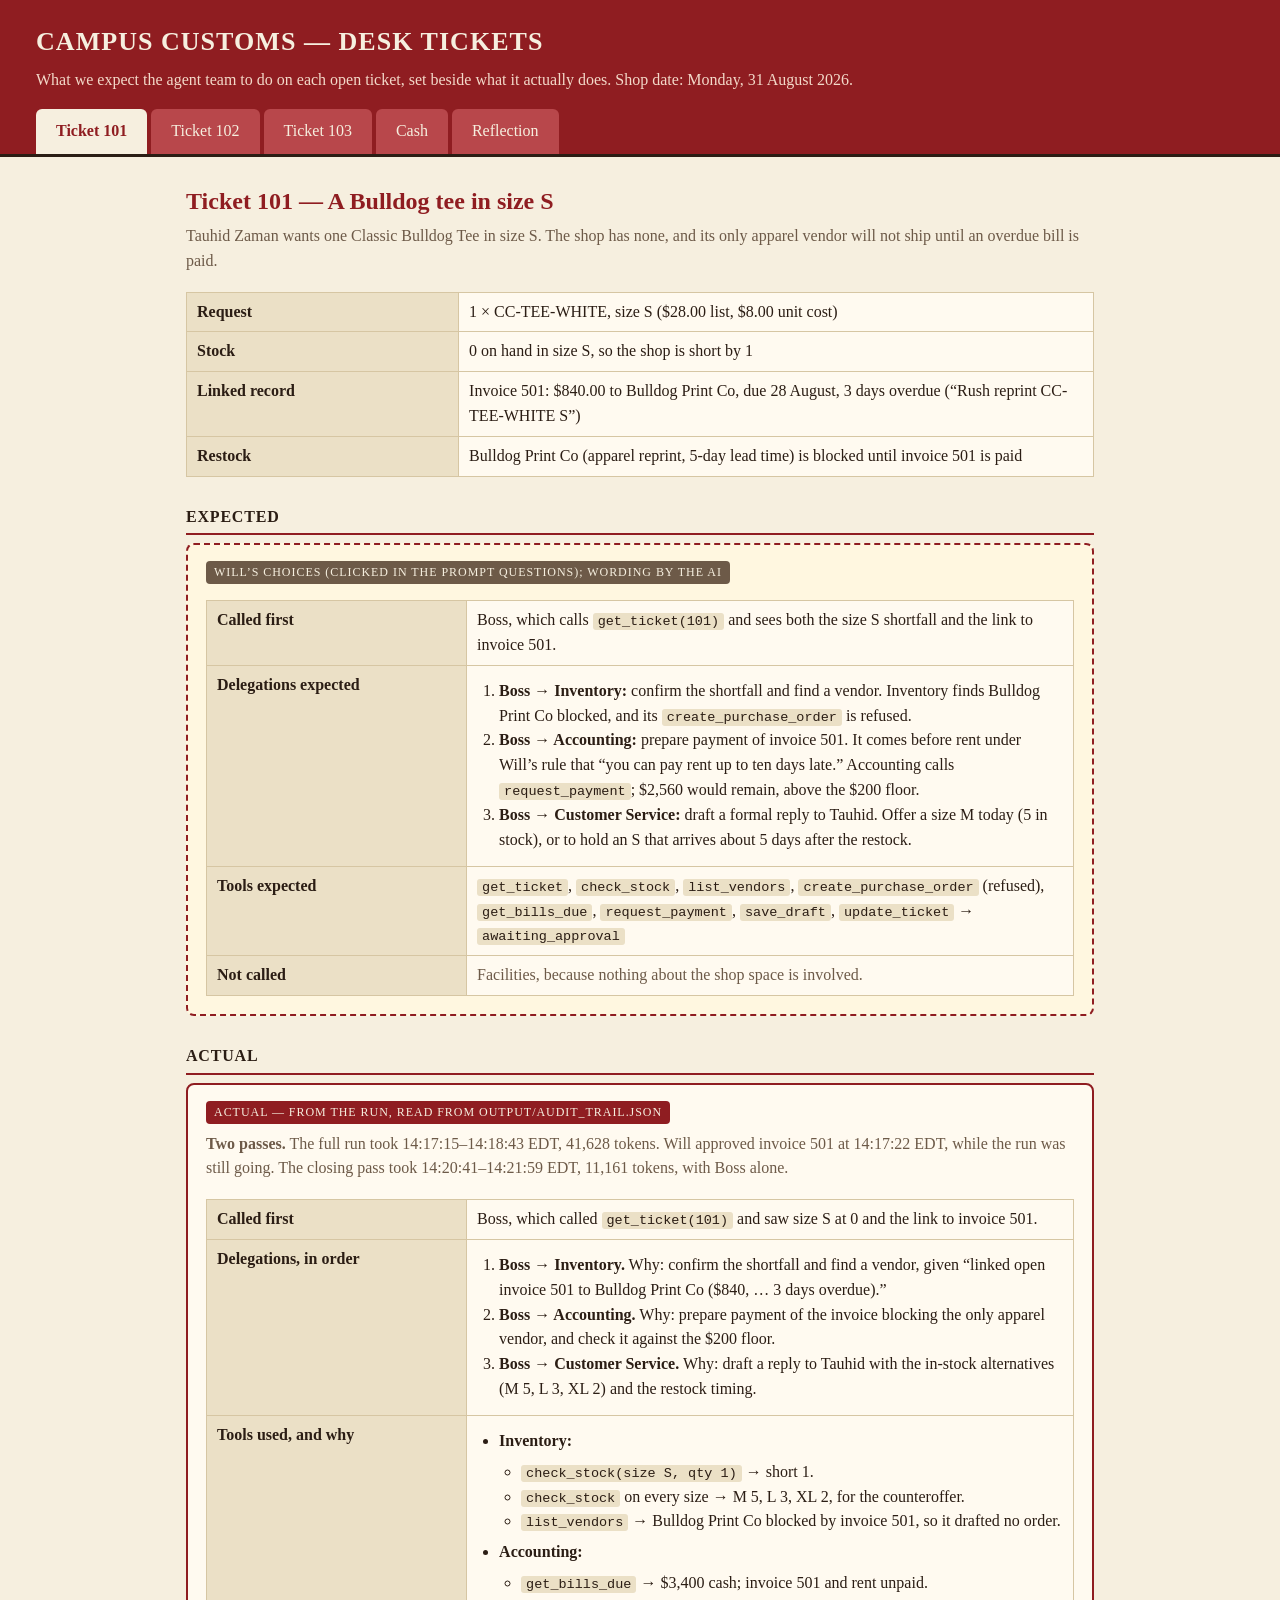
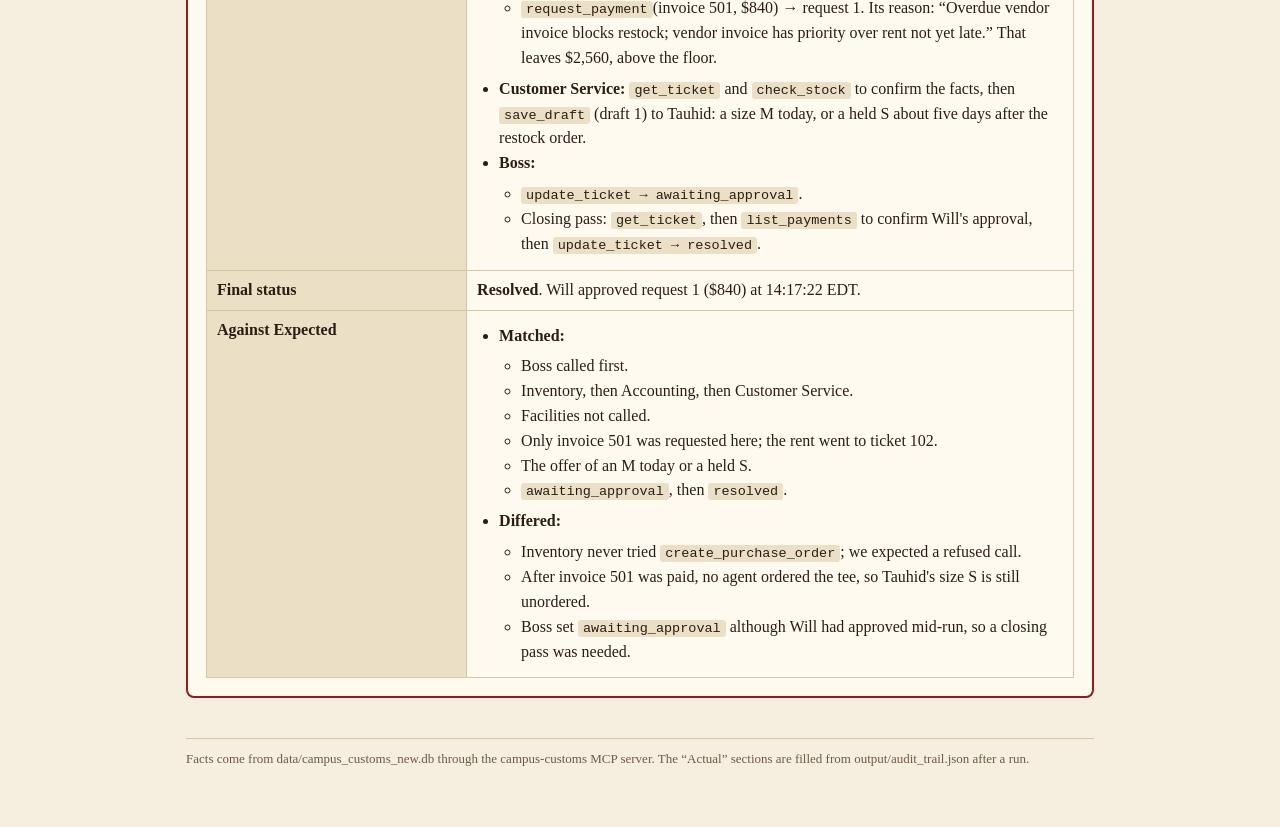
<file: output/desk_tickets.html>
<!DOCTYPE html>
<html lang="en">
<head>
<meta charset="utf-8">
<title>Campus Customs — Desk Tickets: Expected vs. Actual</title>
<style>
  :root {
    --parchment: #f6efdf; --parchment-dark: #ebe0c6; --ink: #2b1d14; --muted: #6d5a48;
    --red: #8f1d21; --red-soft: #b8474b; --rule: #d6c6a3; --draft: #fff7e0;
  }
  * { box-sizing: border-box; }
  body { margin: 0; background: var(--parchment); color: var(--ink);
         font: 16px/1.55 Georgia, "Times New Roman", serif; }
  header { background: var(--red); color: var(--parchment); padding: 22px 36px 16px; }
  header h1 { margin: 0; font-size: 26px; letter-spacing: .04em; text-transform: uppercase; }
  header p { margin: 6px 0 0; color: #f3d9c9; }
  nav { display: flex; gap: 4px; padding: 0 36px; background: var(--red);
        border-bottom: 3px solid var(--ink); }
  nav button { font: inherit; border: 0; padding: 10px 20px; cursor: pointer;
               background: var(--red-soft); color: var(--parchment); border-radius: 6px 6px 0 0; }
  nav button.active { background: var(--parchment); color: var(--red); font-weight: bold; }
  main { max-width: 980px; margin: 0 auto; padding: 26px 36px 60px; }
  section.tab { display: none; } section.tab.active { display: block; }
  h2 { color: var(--red); margin: 0 0 4px; font-size: 24px; }
  h3 { margin: 28px 0 8px; padding-bottom: 4px; border-bottom: 2px solid var(--red);
       text-transform: uppercase; letter-spacing: .05em; font-size: 16px; }
  .lede { color: var(--muted); margin: 0 0 18px; }
  .num { text-align: right; white-space: nowrap; font-variant-numeric: tabular-nums; }
  .actual { border-color: var(--ink); }
  .ledger th { width: auto; }
  table { border-collapse: collapse; width: 100%; margin: 8px 0 4px; background: #fffaf0; }
  th, td { border: 1px solid var(--rule); padding: 7px 10px; text-align: left; vertical-align: top; }
  th { background: var(--parchment-dark); width: 30%; }
  .box { border: 2px solid var(--red); border-radius: 8px; padding: 14px 18px; background: #fffaf0; }
  .draft { background: var(--draft); border-style: dashed; }
  .label { display: inline-block; font-size: 12px; text-transform: uppercase; letter-spacing: .08em;
           color: var(--parchment); background: var(--red); padding: 2px 8px; border-radius: 4px;
           margin-bottom: 8px; }
  .label.ai { background: var(--muted); }
  .empty { border: 2px dashed var(--rule); border-radius: 8px; min-height: 150px; padding: 14px 18px;
           color: var(--muted); font-style: italic; background: #fffaf0; }
  ol, ul { margin: 6px 0; padding-left: 22px; }
  code { font-family: Menlo, Consolas, monospace; font-size: 13.5px; background: var(--parchment-dark);
         padding: 1px 5px; border-radius: 3px; }
  .not { color: var(--muted); }
  footer { color: var(--muted); font-size: 13px; margin-top: 40px; border-top: 1px solid var(--rule);
           padding-top: 10px; }
</style>
</head>
<body>
<header>
  <h1>Campus Customs — Desk Tickets</h1>
  <p>What we expect the agent team to do on each open ticket, set beside what it actually does. Shop date: Monday, 31 August 2026.</p>
</header>
<nav>
  <button data-tab="t101" class="active">Ticket 101</button>
  <button data-tab="t102">Ticket 102</button>
  <button data-tab="t103">Ticket 103</button>
  <button data-tab="cash">Cash</button>
  <button data-tab="reflection">Reflection</button>
</nav>
<main>

<!-- ============================== 101 -->
<section class="tab active" id="t101">
  <h2>Ticket 101 — A Bulldog tee in size S</h2>
  <p class="lede">Tauhid Zaman wants one Classic Bulldog Tee in size S. The shop has none, and its only apparel vendor will not ship until an overdue bill is paid.</p>
  <table>
    <tr><th>Request</th><td>1 × CC-TEE-WHITE, size S ($28.00 list, $8.00 unit cost)</td></tr>
    <tr><th>Stock</th><td>0 on hand in size S, so the shop is short by 1</td></tr>
    <tr><th>Linked record</th><td>Invoice 501: $840.00 to Bulldog Print Co, due 28 August, 3 days overdue (“Rush reprint CC-TEE-WHITE S”)</td></tr>
    <tr><th>Restock</th><td>Bulldog Print Co (apparel reprint, 5-day lead time) is blocked until invoice 501 is paid</td></tr>
  </table>

  <h3>Expected</h3>
  <div class="box draft">
    <span class="label ai">Will’s choices (clicked in the prompt questions); wording by the AI</span>
    <table>
      <tr><th>Called first</th><td>Boss, which calls <code>get_ticket(101)</code> and sees both the size S shortfall and the link to invoice 501.</td></tr>
      <tr><th>Delegations expected</th><td><ol>
        <li><b>Boss → Inventory:</b> confirm the shortfall and find a vendor. Inventory finds Bulldog Print Co blocked, and its <code>create_purchase_order</code> is refused.</li>
        <li><b>Boss → Accounting:</b> prepare payment of invoice 501. It comes before rent under Will’s rule that “you can pay rent up to ten days late.” Accounting calls <code>request_payment</code>; $2,560 would remain, above the $200 floor.</li>
        <li><b>Boss → Customer Service:</b> draft a formal reply to Tauhid. Offer a size M today (5 in stock), or to hold an S that arrives about 5 days after the restock.</li>
      </ol></td></tr>
      <tr><th>Tools expected</th><td><code>get_ticket</code>, <code>check_stock</code>, <code>list_vendors</code>, <code>create_purchase_order</code> (refused), <code>get_bills_due</code>, <code>request_payment</code>, <code>save_draft</code>, <code>update_ticket</code> → <code>awaiting_approval</code></td></tr>
      <tr><th>Not called</th><td class="not">Facilities, because nothing about the shop space is involved.</td></tr>
    </table>
  </div>

  <h3>Actual</h3>
  <!--ACTUAL-101--><div class="box actual"><span class="label">Actual — from the run, read from output/audit_trail.json</span>
<p class="lede"><b>Two passes.</b> The full run took 14:17:15–14:18:43 EDT, 41,628 tokens. Will approved invoice 501 at 14:17:22 EDT, while the run was still going. The closing pass took 14:20:41–14:21:59 EDT, 11,161 tokens, with Boss alone.</p>
<table>
<tr><th>Called first</th><td>Boss, which called <code>get_ticket(101)</code> and saw size S at 0 and the link to invoice 501.</td></tr>
<tr><th>Delegations, in order</th><td><ol>
<li><b>Boss → Inventory.</b> Why: confirm the shortfall and find a vendor, given “linked open invoice 501 to Bulldog Print Co ($840, … 3 days overdue).”</li>
<li><b>Boss → Accounting.</b> Why: prepare payment of the invoice blocking the only apparel vendor, and check it against the $200 floor.</li>
<li><b>Boss → Customer Service.</b> Why: draft a reply to Tauhid with the in-stock alternatives (M 5, L 3, XL 2) and the restock timing.</li>
</ol></td></tr>
<tr><th>Tools used, and why</th><td><ul>
<li><b>Inventory:</b>
  <ul>
  <li><code>check_stock(size S, qty 1)</code> → short 1.</li>
  <li><code>check_stock</code> on every size → M 5, L 3, XL 2, for the counteroffer.</li>
  <li><code>list_vendors</code> → Bulldog Print Co blocked by invoice 501, so it drafted no order.</li>
  </ul></li>
<li><b>Accounting:</b>
  <ul>
  <li><code>get_bills_due</code> → $3,400 cash; invoice 501 and rent unpaid.</li>
  <li><code>request_payment</code>(invoice 501, $840) → request 1. Its reason: “Overdue vendor invoice blocks restock; vendor invoice has priority over rent not yet late.” That leaves $2,560, above the floor.</li>
  </ul></li>
<li><b>Customer Service:</b> <code>get_ticket</code> and <code>check_stock</code> to confirm the facts, then <code>save_draft</code> (draft 1) to Tauhid: a size M today, or a held S about five days after the restock order.</li>
<li><b>Boss:</b>
  <ul>
  <li><code>update_ticket → awaiting_approval</code>.</li>
  <li>Closing pass: <code>get_ticket</code>, then <code>list_payments</code> to confirm Will's approval, then <code>update_ticket → resolved</code>.</li>
  </ul></li>
</ul></td></tr>
<tr><th>Final status</th><td><b>Resolved</b>. Will approved request 1 ($840) at 14:17:22 EDT.</td></tr>
<tr><th>Against Expected</th><td><ul>
<li><b>Matched:</b>
  <ul>
  <li>Boss called first.</li>
  <li>Inventory, then Accounting, then Customer Service.</li>
  <li>Facilities not called.</li>
  <li>Only invoice 501 was requested here; the rent went to ticket 102.</li>
  <li>The offer of an M today or a held S.</li>
  <li><code>awaiting_approval</code>, then <code>resolved</code>.</li>
  </ul></li>
<li><b>Differed:</b>
  <ul>
  <li>Inventory never tried <code>create_purchase_order</code>; we expected a refused call.</li>
  <li>After invoice 501 was paid, no agent ordered the tee, so Tauhid's size S is still unordered.</li>
  <li>Boss set <code>awaiting_approval</code> although Will had approved mid-run, so a closing pass was needed.</li>
  </ul></li>
</ul></td></tr>
</table></div><!--/ACTUAL-101-->
</section>

<!-- ============================== 102 -->
<section class="tab" id="t102">
  <h2>Ticket 102 — Rent due in 2 days</h2>
  <p class="lede">Elm City Properties reminds the shop that rent on the Chapel Street space is due on 2 September.</p>
  <table>
    <tr><th>Request</th><td>Pay the monthly rent on lease 1</td></tr>
    <tr><th>Linked record</th><td>Lease 1: Chapel Street shop, $2,400.00 a month, next due 2 September 2026</td></tr>
    <tr><th>Cash</th><td>$3,400.00 in checking; $160.00 would remain if invoice 501 is also paid</td></tr>
  </table>

  <h3>Expected</h3>
  <div class="box draft">
    <span class="label ai">Will’s choices (clicked in the prompt questions); wording by the AI</span>
    <table>
      <tr><th>Called first</th><td>Boss, which calls <code>get_ticket(102)</code> and sees lease 1, due in 2 days.</td></tr>
      <tr><th>Delegations expected</th><td><ol>
        <li><b>Boss → Facilities:</b> confirm lease 1, $2,400, due 2 Sept, with the grace period to 12 Sept (“you can pay rent up to ten days late”). No note to the landlord: “If a landlord gets a note, it’s written by a person.”</li>
        <li><b>Facilities → Accounting:</b> request the rent. With invoice 501 already waiting, $160 would remain, so the request is flagged “below the $200 floor; Will decides.”</li>
      </ol></td></tr>
      <tr><th>Tools expected</th><td><code>get_ticket</code>, <code>get_bills_due</code>, <code>request_payment</code> (flagged <code>below_cash_floor</code>), <code>update_ticket</code> → <code>awaiting_approval</code></td></tr>
      <tr><th>Not called</th><td class="not">Inventory and Customer Service, because no product or customer is involved.</td></tr>
    </table>
  </div>

  <h3>Actual</h3>
  <!--ACTUAL-102--><div class="box actual"><span class="label">Actual — from the run, read from output/audit_trail.json</span>
<p class="lede"><b>Two passes.</b> The full run took 14:21:59–14:22:03 EDT, 24,433 tokens. Will approved the rent at 14:22:08 EDT, while the team was working ticket 103. Will then clicked <b>Close this ticket</b>, and the closing pass took 14:27:07–14:27:09 EDT, 10,629 tokens, with Boss alone.</p>
<table>
<tr><th>Called first</th><td>Boss, which called <code>get_ticket(102)</code> and saw lease 1, due in 2 days.</td></tr>
<tr><th>Delegations, in order</th><td><ol>
<li><b>Boss → Facilities.</b> Why: “Confirm lease, amount, due date and handle per rent workflow.”</li>
<li><b>Facilities → Accounting.</b> Why: Facilities cannot request payments. It asked Accounting to “confirm and handle the rent payment request … $2,400 due 2026-09-02, with the ten-day-late grace deadline 2026-09-12.”</li>
</ol></td></tr>
<tr><th>Tools used, and why</th><td><ul>
<li><b>Facilities:</b> <code>get_ticket</code> and <code>get_bills_due</code> → lease 1: $2,400, due 2 Sept, grace to 12 Sept.</li>
<li><b>Accounting:</b>
  <ul>
  <li><code>get_bills_due</code> → $2,560 after invoice 501.</li>
  <li><code>request_payment</code>(rent, lease 1, $2,400) → request 2, flagged <code>below_cash_floor</code>, because checking would fall to $160. “Will must decide.”</li>
  </ul></li>
<li><b>Boss:</b>
  <ul>
  <li><code>update_ticket → awaiting_approval</code>.</li>
  <li>Closing pass: <code>get_ticket</code>, then <code>list_payments</code> → rent paid → <code>update_ticket → resolved</code>.</li>
  </ul></li>
</ul></td></tr>
<tr><th>Final status</th><td><b>Resolved</b>. Will approved request 2 ($2,400) at 14:22:08 EDT, knowing it would cross the $200 floor.</td></tr>
<tr><th>Against Expected</th><td><ul>
<li><b>Matched:</b>
  <ul>
  <li>Boss called first.</li>
  <li>Facilities, then Facilities → Accounting.</li>
  <li>Inventory and Customer Service not called.</li>
  <li>No note to the landlord.</li>
  <li><code>request_payment</code> flagged below the floor.</li>
  <li><code>awaiting_approval</code>, then <code>resolved</code>.</li>
  </ul></li>
<li><b>Differed:</b> nothing in the agents' work. A closing pass was needed only because Will signed after Boss had set the status.</li>
</ul></td></tr>
</table></div><!--/ACTUAL-102-->
</section>

<!-- ============================== 103 -->
<section class="tab" id="t103">
  <h2>Ticket 103 — Bulk hoodie discount</h2>
  <p class="lede">The Yale AI Club wants 20 navy hoodies in size M and asks for a bulk discount. The shop has 8.</p>
  <table>
    <tr><th>Request</th><td>20 × CC-HOOD-NAVY, size M, at a bulk discount ($58.00 list, $22.00 unit cost)</td></tr>
    <tr><th>Stock</th><td>8 on hand in size M, so the shop is short by 12. It holds 4 in S, 14 in L, and 6 in XL.</td></tr>
    <tr><th>Restock</th><td>Bulldog Print Co is blocked by invoice 501. Restocking 12 would cost $264.00, more than the $160.00 left after rent and the invoice.</td></tr>
    <tr><th>Discount bounds</th><td>Break-even is 62% off. At 15% off, a hoodie costs $49.30, a 55% margin, and 20 cost $986.00.</td></tr>
  </table>

  <h3>Expected</h3>
  <div class="box draft">
    <span class="label ai">Will’s choices (clicked in the prompt questions); wording by the AI</span>
    <table>
      <tr><th>Called first</th><td>Boss, which calls <code>get_ticket(103)</code> and sees the 12-hoodie shortfall.</td></tr>
      <tr><th>Delegations expected</th><td><ol>
        <li><b>Boss → Inventory:</b> check every size and the vendors. Inventory finds 8 in M and 14 in L, with Bulldog Print Co blocked.</li>
        <li><b>Boss → Accounting:</b> price the discount and check cash. The order counts as bulk (10 units or more), and Accounting may give up to 20% off ($46.40 each, a 53% margin). Accounting calls <code>quote_price</code> and <code>get_bills_due</code>. No restock is paid; it would cross the $200 floor.</li>
        <li><b>Boss → Customer Service:</b> draft a formal offer to the club (“counteroffer with what we have and a wait time for the new stuff”): 8 M now plus 12 L now, or 8 M now and 12 M about 5 days after restock, at the discount Boss decides.</li>
      </ol></td></tr>
      <tr><th>Tools expected</th><td><code>get_ticket</code>, <code>check_stock</code>, <code>list_vendors</code>, <code>quote_price</code>, <code>get_bills_due</code>, <code>save_draft</code>, <code>update_ticket</code> → <code>in_progress</code> (waiting on the club’s answer)</td></tr>
      <tr><th>Not called</th><td class="not">Facilities, and the <code>request_payment</code> tool, because no money should go out for this ticket.</td></tr>
    </table>
  </div>

  <h3>Actual</h3>
  <!--ACTUAL-103--><div class="box actual"><span class="label">Actual — from the run, read from output/audit_trail.json</span>
<p class="lede"><b>One run</b>, 14:22:03–14:23:56 EDT, 46,321 tokens, completed.</p>
<table>
<tr><th>Called first</th><td>Boss, which called <code>get_ticket(103)</code> and saw 8 M on hand against 20 requested.</td></tr>
<tr><th>Delegations, in order</th><td><ol>
<li><b>Boss → Inventory.</b> Why: “Confirm stock in every size and vendors/restock lead time.”</li>
<li><b>Boss → Accounting.</b> Why: price the bulk discount within policy and check cash.</li>
<li><b>Boss → Accounting, again.</b> Why: “Correction for ticket 103: use actual SKU CC-HOOD-NAVY (not vendor name Bulldog Print Co).” Accounting's first pass had reported that it could not price the order.</li>
<li><b>Boss → Customer Service.</b> Why: draft the counteroffer to the club with the stock, the wait, and the 20% price.</li>
</ol></td></tr>
<tr><th>Tools used, and why</th><td><ul>
<li><b>Inventory:</b>
  <ul>
  <li><code>get_ticket</code>.</li>
  <li><code>check_stock(qty 20)</code> → M 8 (short 12), S 4, L 14, XL 6.</li>
  <li><code>list_vendors</code> → Bulldog Print Co unblocked, because invoice 501 was paid at 14:17:22; arrival 5 Sept.</li>
  </ul></li>
<li><b>Accounting:</b>
  <ul>
  <li>First pass: <code>get_bills_due</code>, then <code>quote_price</code> with the vendor's name as the SKU, which was refused (“no pricing row”). It reported back without a price.</li>
  <li>Second pass, after Boss's correction: <code>get_bills_due</code> → $160 cash; <code>quote_price(CC-HOOD-NAVY, 20, 20% off)</code> → $46.40 each, $928, a 53% margin.</li>
  <li>No payment requested.</li>
  </ul></li>
<li><b>Customer Service:</b> <code>get_ticket</code>, then <code>save_draft</code> (draft 2) to the Yale AI Club.</li>
<li><b>Boss:</b> <code>update_ticket → resolved</code>, because the offer draft was saved, under Will's changed rule.</li>
</ul></td></tr>
<tr><th>Final status</th><td><b>Resolved</b>, with no money moved.</td></tr>
<tr><th>Against Expected</th><td><ul>
<li><b>Matched:</b>
  <ul>
  <li>Boss called first.</li>
  <li>Inventory, then Accounting, then Customer Service.</li>
  <li>Facilities not called.</li>
  <li>No <code>request_payment</code>.</li>
  <li>A counteroffer of stock now plus a wait for the rest.</li>
  </ul></li>
<li><b>Differed:</b>
  <ul>
  <li>The ticket ended <b>resolved</b> rather than in progress, because Will changed the rule after an earlier run left it waiting and reruns made duplicate drafts.</li>
  <li>Accounting went straight to the 20% maximum.</li>
  <li>Accounting first passed the vendor name as a SKU, so Boss needed a fourth delegation (back to Accounting) to get the price.</li>
  <li>Inventory found the vendor unblocked, because Will paid invoice 501 during ticket 101.</li>
  <li>The draft left out the other sizes in stock (S 4, L 14, XL 6), although the counteroffer rule allows them.</li>
  </ul></li>
</ul></td></tr>
</table></div><!--/ACTUAL-103-->
</section>

<!-- ============================== cash / reflection -->
<section class="tab" id="cash">
  <h2>Cash</h2>
  <p class="lede">Where the money went during the run, item by item.</p>
  <!--ACTUAL-cash--><div class="box actual"><span class="label">Cash — checked against cash_accounts</span>
<p class="lede">Checking moved only when Will approved a simulated payment. Every figure below comes from the database, and the ending balance matches <code>cash_accounts</code>.</p>
<table class="ledger">
<tr><th style="width:12%">Item</th><th>How and why cash changed</th><th class="num" style="width:13%">Change</th><th class="num" style="width:13%">Balance</th></tr>
<tr><td><b>Start</b></td><td>Checking at the reset, from the original database (<code>campus_customs.db</code>), shop date 31 Aug 2026.</td><td class="num"></td><td class="num"><b>$3,400.00</b></td></tr>
<tr><td>Ticket 101</td><td>Bulldog Print Co&#x27;s invoice 501, 3 days overdue on 31 Aug; it blocked every apparel restock, so Will&#x27;s rule pays it before rent that is not yet late. Requested by Accounting (request 1, filed under ticket 101); approved by Will Barker at 14:17:22 EDT.</td><td class='num'>−$840.00</td><td class='num'>$2,560.00</td></tr><tr><td>Ticket 102</td><td>September rent on the Chapel Street shop (lease 1), due 2 Sept; rent comes first “because if you don&#x27;t have a shop, you don&#x27;t have a business”. Requested by Accounting (request 2, filed under ticket 102); approved by Will Barker at 14:22:08 EDT.</td><td class='num'>−$2,400.00</td><td class='num'>$160.00</td></tr>
<tr><td>Ticket 103</td><td>No payment. The offer to the club is a quote, not cash; the 12-hoodie restock ($308 with spares) was not ordered, since it exceeds the $160 left. Resolved without moving money.</td><td class="num">$0.00</td><td class="num">$160.00</td></tr>
<tr><td><b>End</b></td><td>Checking in <code>cash_accounts</code> after the run, dated 2026-08-31: $3,400.00 − 3,240.00 = $160.00. This is $40.00 below the $200 floor; Will approved the rent knowing it would cross the floor.</td><td class="num"><b>−$3,240.00</b></td><td class="num"><b>$160.00</b></td></tr>
</table></div><!--/ACTUAL-cash-->
</section>

<section class="tab" id="reflection">
  <h2>Reflection</h2>
  <p class="lede">Will’s reflection on Expected versus Actual, in his own words.</p>
  <!--REFLECTION--><div class="box reflection-saved"><span class="label">Will’s reflection — in his own words</span><p>The agents handled the three tickets largely as I planned. On ticket 101, Tauhid Zaman’s request for a size S tee, Inventory found that the shop had none and that an overdue $840 invoice blocked its only apparel vendor. Accounting asked me to pay that invoice, and I then approved it.. No agent then ordered the tee, however, so the ticket closed while the customer still had no shirt, the one real gap between my plan and the run. Ticket 102, the $2,400 rent, matched my plan exactly. Facilities confirmed the lease and passed the payment to Accounting, which warned that paying it would leave $160 in checking, below my $200 floor. I approved it at 2:22 PM because I saw that the next ticket was for an order, which I figured would bring in profit. Ticket 103, the Yale AI Club’s request for 20 hoodies at a discount, followed my routing, but Accounting first priced the order using the vendor’s name and had to be sent back. The resulting offer, $46.40 a hoodie, left out the other sizes the shop had in stock. Some features did less in the simulation than they would in a shop. Because no real customer could answer the counteroffer, the ticket never closed under my first rule. Every rerun only wrote another copy of the same draft, so I changed the rule to close the ticket once the offer was drafted.</p><p>One agent with the same tools would have handled these tickets more simply and more cheaply. Each handoff between agents meant another call to the model, and a single slow call could hold a ticket for 30 seconds or more. Ticket 101 took 88 seconds and about 42,000 tokens, and ticket 102 took about 35,000 tokens to move one payment request. The agents also saw only their own slice of each problem, which produced odd decisions: a price quoted with a vendor’s name, and a tee no one ordered after its invoice was paid. The team’s one real advantage, limiting who can move money, the tools already guarantee, because every payment waits for my signature whichever agent asks.</p><p>With the tools we built, a leaner version of this team could take on a high volume of simple work. It could fill an order for caps already in stock, restock the sold-out Crest Mug from Elm City Gifts once I approve the purchase, and quote another student group a bulk discount without ever pricing below cost. It could not record money coming in. When the Yale AI Club pays its $928, the shop would need a tool that records sales and adds to cash, and an agent to own it. It could not analyse the business’s fundamentals either, which would require a sales history, reporting tools, and an analyst agent to read them. Nor could it serve customers who would rather deal with a person, a real risk if Campus Customs met a backlash against AI or wanted an old-world image. That would take a tool that hands a ticket to a staff member, and a person approving every message before it reaches a customer.</p></div><!--/REFLECTION-->
  <h3>Write or revise</h3>
  <div class="box">
    <textarea id="reflection-text" rows="14" style="width:100%; font: inherit; padding: 10px; border: 1px solid var(--rule); background: #fffdf6;" placeholder="Write your reflection here, in your own words. Leave a blank line between paragraphs."></textarea>
    <div style="display:flex; gap:12px; align-items:center; margin-top:8px;">
      <button id="reflection-save" style="font: inherit; padding: 6px 16px; background: var(--red); color: var(--parchment); border: 0; border-radius: 4px; cursor: pointer;">Save reflection</button>
      <span id="reflection-status" style="color: var(--muted); font-style: italic;"></span>
    </div>
  </div>
  <script>
    (() => {
      const box = document.getElementById('reflection-text');
      const status = document.getElementById('reflection-status');
      const saved = document.querySelector('.reflection-saved');
      if (saved) box.value = [...saved.querySelectorAll('p')].map(p => p.innerText).join('\n\n');
      else box.value = localStorage.getItem('cc-reflection-draft') || '';
      box.addEventListener('input', () => localStorage.setItem('cc-reflection-draft', box.value));
      if (location.protocol === 'file:') {
        status.textContent = 'To save, open this page at http://localhost:8000/output/desk_tickets.html#reflection (your draft is kept here meanwhile).';
      }
      document.getElementById('reflection-save').addEventListener('click', async () => {
        if (!box.value.trim()) { status.textContent = 'Nothing to save yet.'; return; }
        status.textContent = 'Saving…';
        try {
          const res = await fetch('/api/reflection', { method: 'POST', headers: { 'Content-Type': 'application/json' }, body: JSON.stringify({ text: box.value }) });
          if (!res.ok) throw new Error(res.status);
          localStorage.removeItem('cc-reflection-draft');
          status.textContent = 'Saved. Reloading…';
          setTimeout(() => { location.hash = 'reflection'; location.reload(); }, 600);
        } catch (e) { status.textContent = 'Could not save (' + e.message + '). Is the backend running on port 8000?'; }
      });
    })();
  </script>
</section>

<footer>Facts come from data/campus_customs_new.db through the campus-customs MCP server. The “Actual” sections are filled from output/audit_trail.json after a run.</footer>
</main>
<script>
  document.querySelectorAll("nav button").forEach(btn => btn.addEventListener("click", () => {
    document.querySelectorAll("nav button, section.tab").forEach(el => el.classList.remove("active"));
    btn.classList.add("active");
    document.getElementById(btn.dataset.tab).classList.add("active");
  }));
  // Open a tab straight from the address, e.g. desk_tickets.html#reflection
  const start = document.querySelector(`nav button[data-tab="${location.hash.slice(1)}"]`);
  if (start) start.click();
</script>
</body>
</html>
</file>
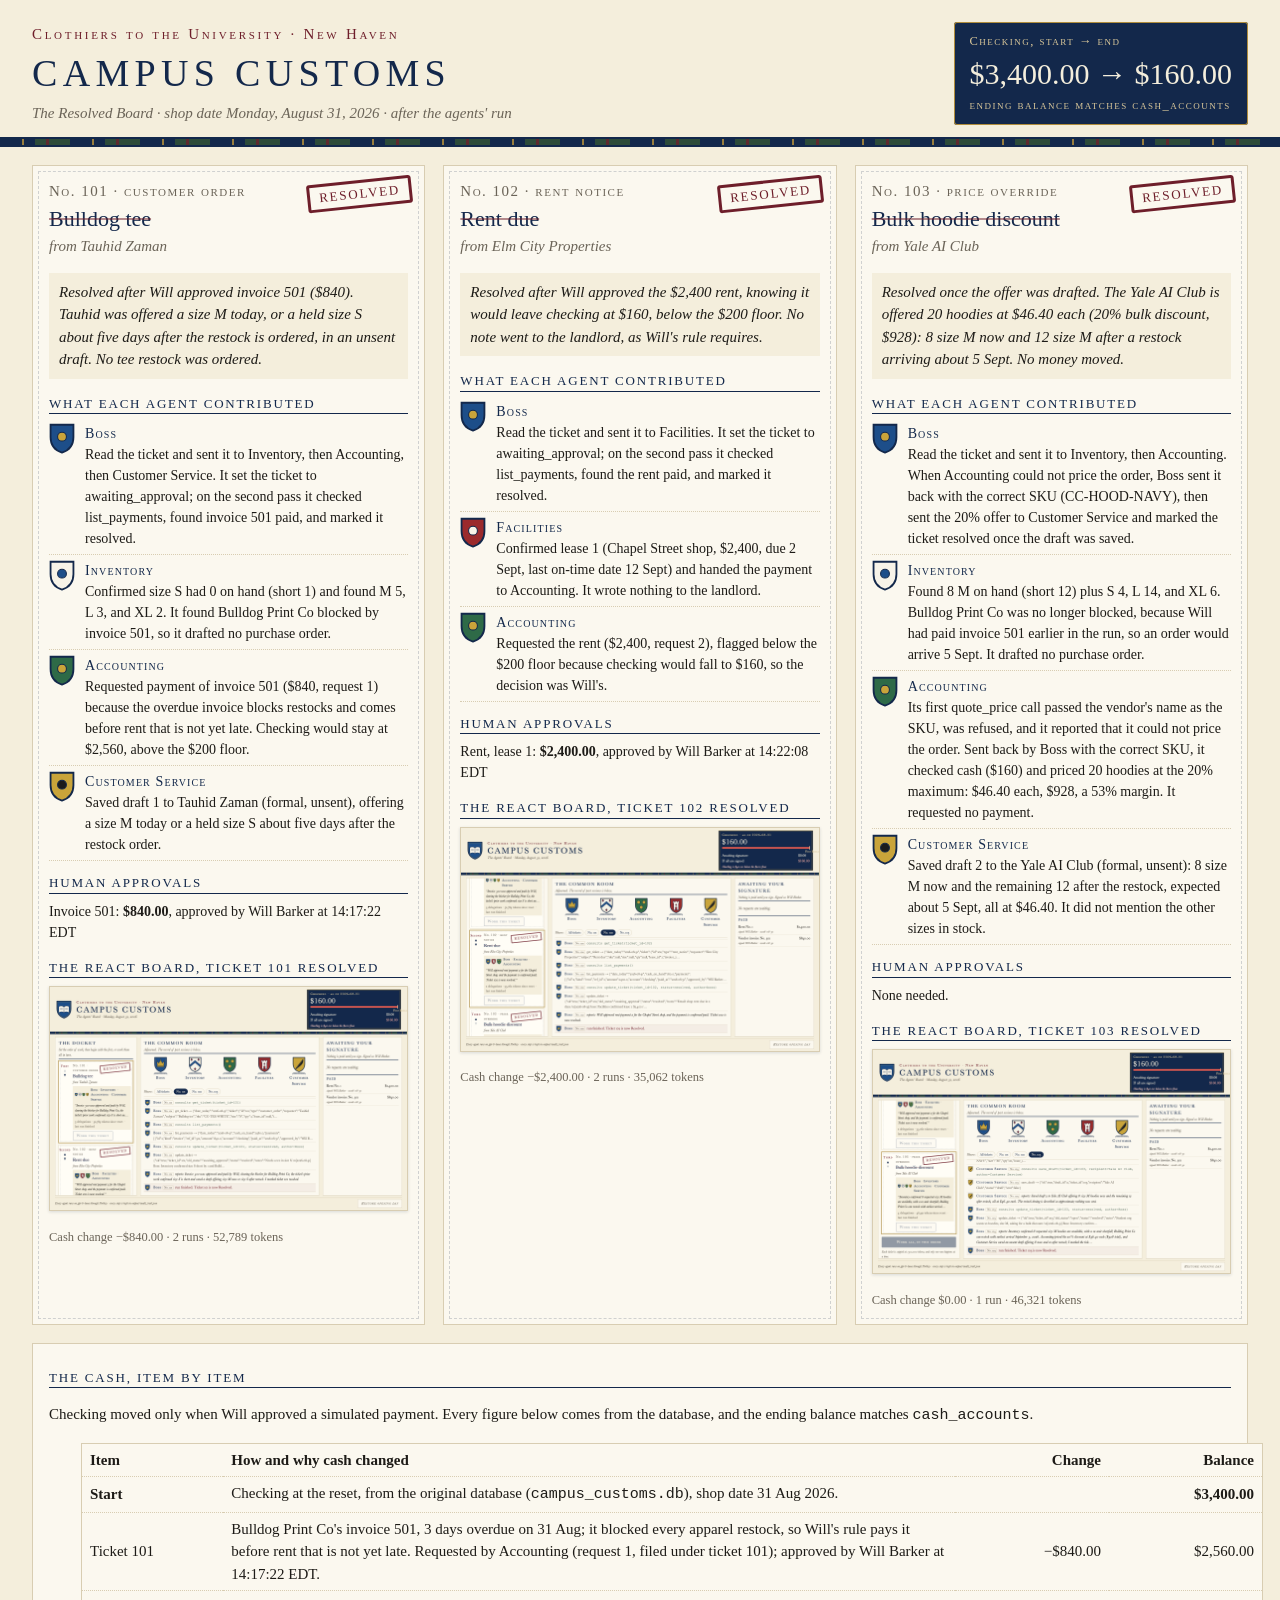
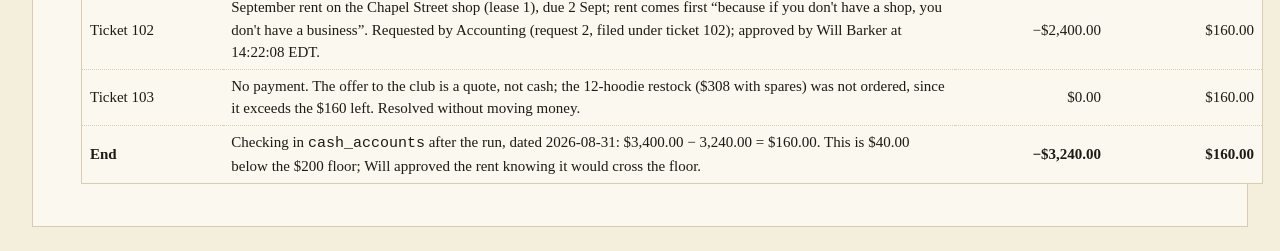
<file: output/resolved_board.html>
<!DOCTYPE html>
<html lang="en"><head><meta charset="utf-8"><title>Campus Customs — The Resolved Board</title>
<style>
:root { --navy:#13284B; --cream:#F4EEDC; --paper:#FBF8EF; --burgundy:#6E1E2A; --green:#2D4B3A; --gold:#B08D3C; --muted:#6B6458; --rule:#D8CDB2; }
* { box-sizing:border-box; }
body { margin:0; background:var(--cream); color:#1D1B17; font:15px/1.5 Baskerville,'Libre Baskerville',Georgia,serif; }
header { display:flex; justify-content:space-between; align-items:flex-end; padding:22px 32px 12px; }
.eyebrow { font-variant:small-caps; letter-spacing:.18em; color:var(--burgundy); }
h1 { margin:0; font-weight:normal; font-size:38px; letter-spacing:.14em; text-transform:uppercase; color:var(--navy); }
.sub { font-style:italic; color:var(--muted); }
.tag { background:var(--navy); color:var(--cream); padding:10px 16px; border-radius:3px; box-shadow:inset 0 0 0 1px var(--gold); min-width:260px; }
.tag small { display:block; font-variant:small-caps; letter-spacing:.12em; color:#d9c79a; }
.tag b { font-size:30px; font-weight:normal; font-variant-numeric:lining-nums; }
.tartan { height:10px; background:repeating-linear-gradient(90deg,transparent 0 22px,rgba(176,141,60,.85) 22px 24px,transparent 24px 46px,rgba(110,30,42,.75) 46px 49px,transparent 49px 70px),repeating-linear-gradient(90deg,var(--navy) 0 35px,var(--green) 35px 70px); border-top:2px solid var(--navy); border-bottom:2px solid var(--navy); }
main { display:grid; grid-template-columns:repeat(3,1fr); gap:18px; padding:18px 32px; }
.card { background:var(--paper); border:1px solid var(--rule); padding:14px 16px; position:relative; }
.card::before { content:''; position:absolute; inset:5px; border:1px dashed rgba(19,40,75,.18); pointer-events:none; }
.stamp { position:absolute; top:14px; right:12px; transform:rotate(-6deg); border:3px solid currentColor; padding:1px 9px; text-transform:uppercase; letter-spacing:.14em; font-size:13px; border-radius:3px; }
.resolved .stamp { color:var(--burgundy); } .in_progress .stamp { color:var(--green); }
.no { font-variant:small-caps; letter-spacing:.1em; color:var(--muted); padding-right:120px; }
h2 { margin:0; font-weight:normal; color:var(--navy); font-size:22px; }
.resolved h2 { text-decoration:line-through; text-decoration-color:rgba(110,30,42,.5); }
.from { font-style:italic; color:var(--muted); }
.outcome { background:var(--cream); padding:8px 10px; font-style:italic; }
h3 { margin:12px 0 4px; font-weight:normal; text-transform:uppercase; letter-spacing:.14em; font-size:13px; color:var(--navy); border-bottom:1px solid var(--navy); }
ul { list-style:none; margin:0; padding:0; }
.agents li { display:grid; grid-template-columns:30px 1fr; gap:6px; padding:5px 0; border-bottom:1px dotted var(--rule); font-size:14px; }
.agents b { display:block; font-weight:normal; font-variant:small-caps; letter-spacing:.08em; color:var(--navy); }
.appr li { padding:3px 0; font-size:14px; }
.meta { margin-top:10px; font-size:12.5px; color:var(--muted); }
.shot { width:100%; border:1px solid var(--rule); margin-top:4px; box-shadow:0 1px 3px rgba(19,40,75,.15); }
.ledger { margin:0 32px 30px; background:var(--paper); border:1px solid var(--rule); padding:12px 16px; }
.ledger table { width:100%; border-collapse:collapse; }
.ledger td, .ledger th { padding:5px 8px; border-bottom:1px dotted var(--rule); text-align:left; }
.ledger .num { text-align:right; font-variant-numeric:tabular-nums; white-space:nowrap; }
</style></head><body>
<header>
  <div><div class="eyebrow">Clothiers to the University · New Haven</div><h1>Campus Customs</h1>
  <div class="sub">The Resolved Board · shop date Monday, August 31, 2026 · after the agents' run</div></div>
  <div class="tag"><small>Checking, start → end</small><b>$3,400.00 → $160.00</b>
  <small>ending balance matches cash_accounts</small></div>
</header>
<div class="tartan"></div>
<main>
<article class="card resolved">
  <div class="stamp">Resolved</div>
  <div class="no">No. 101 · customer order</div>
  <h2>Bulldog tee</h2>
  <div class="from">from Tauhid Zaman</div>
  <p class="outcome">Resolved after Will approved invoice 501 ($840). Tauhid was offered a size M today, or a held size S about five days after the restock is ordered, in an unsent draft. No tee restock was ordered.</p>
  <h3>What each agent contributed</h3><ul class="agents"><li><svg viewBox="0 0 100 118" width="26" height="31" aria-hidden="true"><path d="M6 6H94V54C94 88 72 106 50 113 28 106 6 88 6 54Z" fill="#1D4E89" stroke="#13284B" stroke-width="7"/><circle cx="50" cy="52" r="17" fill="#C9A43A" stroke="#13284B" stroke-width="4"/></svg><div><b>Boss</b><span>Read the ticket and sent it to Inventory, then Accounting, then Customer Service. It set the ticket to awaiting_approval; on the second pass it checked list_payments, found invoice 501 paid, and marked it resolved.</span></div></li><li><svg viewBox="0 0 100 118" width="26" height="31" aria-hidden="true"><path d="M6 6H94V54C94 88 72 106 50 113 28 106 6 88 6 54Z" fill="#F7F3E8" stroke="#13284B" stroke-width="7"/><circle cx="50" cy="52" r="17" fill="#1D4E89" stroke="#13284B" stroke-width="4"/></svg><div><b>Inventory</b><span>Confirmed size S had 0 on hand (short 1) and found M 5, L 3, and XL 2. It found Bulldog Print Co blocked by invoice 501, so it drafted no purchase order.</span></div></li><li><svg viewBox="0 0 100 118" width="26" height="31" aria-hidden="true"><path d="M6 6H94V54C94 88 72 106 50 113 28 106 6 88 6 54Z" fill="#2E6A47" stroke="#13284B" stroke-width="7"/><circle cx="50" cy="52" r="17" fill="#C9A43A" stroke="#13284B" stroke-width="4"/></svg><div><b>Accounting</b><span>Requested payment of invoice 501 ($840, request 1) because the overdue invoice blocks restocks and comes before rent that is not yet late. Checking would stay at $2,560, above the $200 floor.</span></div></li><li><svg viewBox="0 0 100 118" width="26" height="31" aria-hidden="true"><path d="M6 6H94V54C94 88 72 106 50 113 28 106 6 88 6 54Z" fill="#C9A43A" stroke="#13284B" stroke-width="7"/><circle cx="50" cy="52" r="17" fill="#1C1C1C" stroke="#13284B" stroke-width="4"/></svg><div><b>Customer Service</b><span>Saved draft 1 to Tauhid Zaman (formal, unsent), offering a size M today or a held size S about five days after the restock order.</span></div></li></ul>
  <h3>Human approvals</h3><ul class="appr"><li>Invoice 501: <b>$840.00</b>, approved by Will Barker at 14:17:22 EDT</li></ul>
  <h3>The React board, ticket 101 resolved</h3>
  <a href="screenshots/board_ticket_101.png"><img class="shot" src="screenshots/board_ticket_101.png" alt="Screenshot of the Campus Customs React board filtered to ticket 101, showing it resolved"></a>
  <div class="meta">Cash change −$840.00 · 2 runs · 52,789 tokens</div>
</article>
<article class="card resolved">
  <div class="stamp">Resolved</div>
  <div class="no">No. 102 · rent notice</div>
  <h2>Rent due</h2>
  <div class="from">from Elm City Properties</div>
  <p class="outcome">Resolved after Will approved the $2,400 rent, knowing it would leave checking at $160, below the $200 floor. No note went to the landlord, as Will&#x27;s rule requires.</p>
  <h3>What each agent contributed</h3><ul class="agents"><li><svg viewBox="0 0 100 118" width="26" height="31" aria-hidden="true"><path d="M6 6H94V54C94 88 72 106 50 113 28 106 6 88 6 54Z" fill="#1D4E89" stroke="#13284B" stroke-width="7"/><circle cx="50" cy="52" r="17" fill="#C9A43A" stroke="#13284B" stroke-width="4"/></svg><div><b>Boss</b><span>Read the ticket and sent it to Facilities. It set the ticket to awaiting_approval; on the second pass it checked list_payments, found the rent paid, and marked it resolved.</span></div></li><li><svg viewBox="0 0 100 118" width="26" height="31" aria-hidden="true"><path d="M6 6H94V54C94 88 72 106 50 113 28 106 6 88 6 54Z" fill="#9B2A2C" stroke="#13284B" stroke-width="7"/><circle cx="50" cy="52" r="17" fill="#F7F3E8" stroke="#13284B" stroke-width="4"/></svg><div><b>Facilities</b><span>Confirmed lease 1 (Chapel Street shop, $2,400, due 2 Sept, last on-time date 12 Sept) and handed the payment to Accounting. It wrote nothing to the landlord.</span></div></li><li><svg viewBox="0 0 100 118" width="26" height="31" aria-hidden="true"><path d="M6 6H94V54C94 88 72 106 50 113 28 106 6 88 6 54Z" fill="#2E6A47" stroke="#13284B" stroke-width="7"/><circle cx="50" cy="52" r="17" fill="#C9A43A" stroke="#13284B" stroke-width="4"/></svg><div><b>Accounting</b><span>Requested the rent ($2,400, request 2), flagged below the $200 floor because checking would fall to $160, so the decision was Will&#x27;s.</span></div></li></ul>
  <h3>Human approvals</h3><ul class="appr"><li>Rent, lease 1: <b>$2,400.00</b>, approved by Will Barker at 14:22:08 EDT</li></ul>
  <h3>The React board, ticket 102 resolved</h3>
  <a href="screenshots/board_ticket_102.png"><img class="shot" src="screenshots/board_ticket_102.png" alt="Screenshot of the Campus Customs React board filtered to ticket 102, showing it resolved"></a>
  <div class="meta">Cash change −$2,400.00 · 2 runs · 35,062 tokens</div>
</article>
<article class="card resolved">
  <div class="stamp">Resolved</div>
  <div class="no">No. 103 · price override</div>
  <h2>Bulk hoodie discount</h2>
  <div class="from">from Yale AI Club</div>
  <p class="outcome">Resolved once the offer was drafted. The Yale AI Club is offered 20 hoodies at $46.40 each (20% bulk discount, $928): 8 size M now and 12 size M after a restock arriving about 5 Sept. No money moved.</p>
  <h3>What each agent contributed</h3><ul class="agents"><li><svg viewBox="0 0 100 118" width="26" height="31" aria-hidden="true"><path d="M6 6H94V54C94 88 72 106 50 113 28 106 6 88 6 54Z" fill="#1D4E89" stroke="#13284B" stroke-width="7"/><circle cx="50" cy="52" r="17" fill="#C9A43A" stroke="#13284B" stroke-width="4"/></svg><div><b>Boss</b><span>Read the ticket and sent it to Inventory, then Accounting. When Accounting could not price the order, Boss sent it back with the correct SKU (CC-HOOD-NAVY), then sent the 20% offer to Customer Service and marked the ticket resolved once the draft was saved.</span></div></li><li><svg viewBox="0 0 100 118" width="26" height="31" aria-hidden="true"><path d="M6 6H94V54C94 88 72 106 50 113 28 106 6 88 6 54Z" fill="#F7F3E8" stroke="#13284B" stroke-width="7"/><circle cx="50" cy="52" r="17" fill="#1D4E89" stroke="#13284B" stroke-width="4"/></svg><div><b>Inventory</b><span>Found 8 M on hand (short 12) plus S 4, L 14, and XL 6. Bulldog Print Co was no longer blocked, because Will had paid invoice 501 earlier in the run, so an order would arrive 5 Sept. It drafted no purchase order.</span></div></li><li><svg viewBox="0 0 100 118" width="26" height="31" aria-hidden="true"><path d="M6 6H94V54C94 88 72 106 50 113 28 106 6 88 6 54Z" fill="#2E6A47" stroke="#13284B" stroke-width="7"/><circle cx="50" cy="52" r="17" fill="#C9A43A" stroke="#13284B" stroke-width="4"/></svg><div><b>Accounting</b><span>Its first quote_price call passed the vendor&#x27;s name as the SKU, was refused, and it reported that it could not price the order. Sent back by Boss with the correct SKU, it checked cash ($160) and priced 20 hoodies at the 20% maximum: $46.40 each, $928, a 53% margin. It requested no payment.</span></div></li><li><svg viewBox="0 0 100 118" width="26" height="31" aria-hidden="true"><path d="M6 6H94V54C94 88 72 106 50 113 28 106 6 88 6 54Z" fill="#C9A43A" stroke="#13284B" stroke-width="7"/><circle cx="50" cy="52" r="17" fill="#1C1C1C" stroke="#13284B" stroke-width="4"/></svg><div><b>Customer Service</b><span>Saved draft 2 to the Yale AI Club (formal, unsent): 8 size M now and the remaining 12 after the restock, expected about 5 Sept, all at $46.40. It did not mention the other sizes in stock.</span></div></li></ul>
  <h3>Human approvals</h3><ul class="appr"><li>None needed.</li></ul>
  <h3>The React board, ticket 103 resolved</h3>
  <a href="screenshots/board_ticket_103.png"><img class="shot" src="screenshots/board_ticket_103.png" alt="Screenshot of the Campus Customs React board filtered to ticket 103, showing it resolved"></a>
  <div class="meta">Cash change $0.00 · 1 run · 46,321 tokens</div>
</article></main>
<section class="ledger"><h3>The cash, item by item</h3>
<p class="lede">Checking moved only when Will approved a simulated payment. Every figure below comes from the database, and the ending balance matches <code>cash_accounts</code>.</p>
<table class="ledger">
<tr><th style="width:12%">Item</th><th>How and why cash changed</th><th class="num" style="width:13%">Change</th><th class="num" style="width:13%">Balance</th></tr>
<tr><td><b>Start</b></td><td>Checking at the reset, from the original database (<code>campus_customs.db</code>), shop date 31 Aug 2026.</td><td class="num"></td><td class="num"><b>$3,400.00</b></td></tr>
<tr><td>Ticket 101</td><td>Bulldog Print Co&#x27;s invoice 501, 3 days overdue on 31 Aug; it blocked every apparel restock, so Will&#x27;s rule pays it before rent that is not yet late. Requested by Accounting (request 1, filed under ticket 101); approved by Will Barker at 14:17:22 EDT.</td><td class='num'>−$840.00</td><td class='num'>$2,560.00</td></tr><tr><td>Ticket 102</td><td>September rent on the Chapel Street shop (lease 1), due 2 Sept; rent comes first “because if you don&#x27;t have a shop, you don&#x27;t have a business”. Requested by Accounting (request 2, filed under ticket 102); approved by Will Barker at 14:22:08 EDT.</td><td class='num'>−$2,400.00</td><td class='num'>$160.00</td></tr>
<tr><td>Ticket 103</td><td>No payment. The offer to the club is a quote, not cash; the 12-hoodie restock ($308 with spares) was not ordered, since it exceeds the $160 left. Resolved without moving money.</td><td class="num">$0.00</td><td class="num">$160.00</td></tr>
<tr><td><b>End</b></td><td>Checking in <code>cash_accounts</code> after the run, dated 2026-08-31: $3,400.00 − 3,240.00 = $160.00. This is $40.00 below the $200 floor; Will approved the rent knowing it would cross the floor.</td><td class="num"><b>−$3,240.00</b></td><td class="num"><b>$160.00</b></td></tr>
</table></section>
</body></html>
</file>
